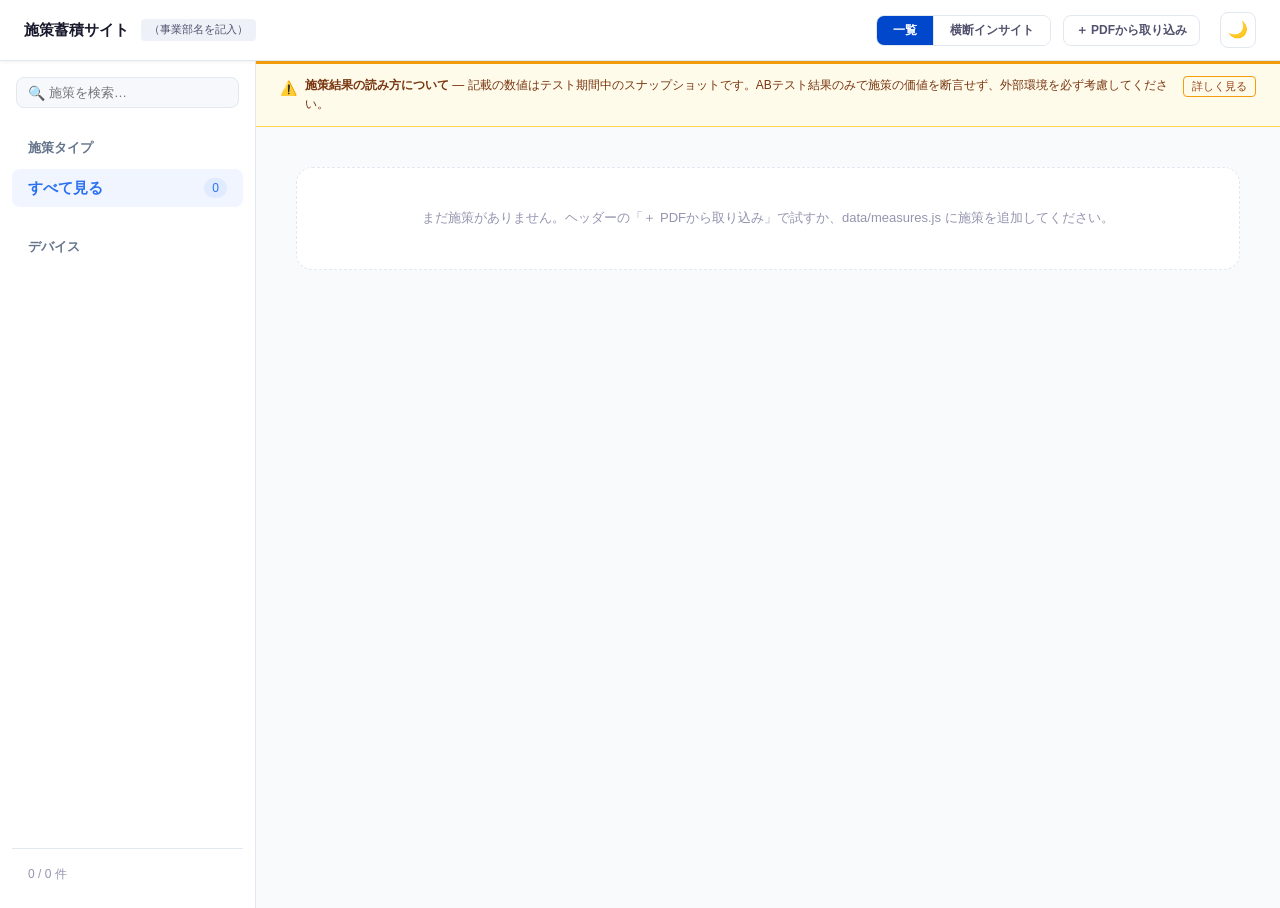
<file: index.html>
<!DOCTYPE html>
<html lang="ja">
<head>
<meta charset="UTF-8">
<meta name="viewport" content="width=device-width, initial-scale=1.0">
<title>施策蓄積サイト</title>
<link rel="stylesheet" href="assets/css/style.css">
<script>
/* 保存済みテーマを描画前に適用（チラつき防止）。未選択ならOSの設定に追従。 */
(function(){try{var t=localStorage.getItem('cta-theme');if(t==='dark'||t==='light')document.documentElement.setAttribute('data-theme',t);}catch(e){}})();
</script>
</head>
<body>

<!-- ===== HTML ===== -->
<header class="site-header">
  <span class="site-title" id="site-title">施策蓄積サイト</span>
  <span class="site-badge" id="site-badge">事業部名</span>
  <div class="view-toggle">
    <button class="view-btn active" id="btn-list" onclick="switchView('list')">一覧</button>
    <button class="view-btn" id="btn-insights" onclick="switchView('insights')">横断インサイト</button>
  </div>
  <button class="import-link" type="button" onclick="openImport()" title="検証用シートPDFをドロップして即カード化（このブラウザに一時保存）">＋ PDFから取り込み</button>
  <button class="theme-toggle" id="theme-toggle" type="button" onclick="toggleTheme()" title="ダークモードに切替" aria-label="ダークモードに切替">🌙</button>
</header>

<div class="layout">
<aside class="sidebar" id="sidebar">
  <div class="sidebar-search">
    <span class="search-icon">🔍</span>
    <input class="search-input" type="text" id="search-input" placeholder="施策を検索…" oninput="applyFilters()">
  </div>
  <div class="sidebar-group">
    <div class="sidebar-title">施策タイプ</div>
    <nav id="sidebar-types"></nav>
  </div>
  <div class="sidebar-group">
    <div class="sidebar-title">デバイス</div>
    <div class="sidebar-devices" id="device-chips"></div>
  </div>
  <div class="sidebar-footer" id="filter-count"></div>
</aside>
<div class="content">

<!-- ⚠️ この注意書きは汎用文です。事業部の事情（季節性・ターゲット層・市場要因など）に
     合わせて下の <li> を書き換えてください。 -->
<div class="disclaimer-banner" id="disclaimer-banner">
  <div class="disclaimer-summary" onclick="toggleDisclaimer()">
    <span class="disclaimer-icon">⚠️</span>
    <span class="disclaimer-short">
      <strong>施策結果の読み方について</strong> ― 記載の数値はテスト期間中のスナップショットです。ABテスト結果のみで施策の価値を断言せず、外部環境を必ず考慮してください。
    </span>
    <button class="disclaimer-toggle-btn" id="disclaimer-btn">詳しく見る</button>
  </div>
  <div class="disclaimer-detail" id="disclaimer-detail">
    <ul>
      <li><strong>① 季節性・YoY（前年同期比）</strong> — 時期により母数や流入の質が変動する。前年同期と環境が変わっていると、純粋な施策効果との分離が難しくなる。</li>
      <li><strong>② ユーザー層の変化</strong> — 対象ユーザーの属性・ニーズ・情報感度が変われば、同一施策でも結果が変わりうる。</li>
      <li><strong>③ 市場・社会動向</strong> — 景況感・季節要因・キャンペーン等の外部要因が、ユーザーの行動動機に影響する。テスト期間中に大きな変動があった場合は特に注意。</li>
      <li><strong>④ 競合・外部要因</strong> — 競合の大型施策・検索アルゴリズムの更新・流入量の変動が、流入ユーザーの質を変える可能性がある。</li>
    </ul>
    <p style="margin-top:8px;font-style:italic;">「勝ち/負け」はあくまでテスト条件下での判定。上記を踏まえたうえで、次施策の設計に活かすことが重要です。</p>
  </div>
</div>

<main class="main">
  <!-- List view -->
  <div id="view-list">
    <div class="result-section" id="section-win">
      <div class="section-head">
        <div class="section-marker win"></div>
        <span class="section-title">✅ 勝ち</span>
        <span class="section-count" id="count-win"></span>
      </div>
      <div class="cards-masonry" id="cards-win"></div>
    </div>
    <div class="result-section" id="section-draw">
      <div class="section-head">
        <div class="section-marker draw"></div>
        <span class="section-title">➖ 引き分け</span>
        <span class="section-count" id="count-draw"></span>
      </div>
      <div class="cards-masonry" id="cards-draw"></div>
    </div>
    <div class="result-section" id="section-loss">
      <div class="section-head">
        <div class="section-marker loss"></div>
        <span class="section-title">❌ 負け</span>
        <span class="section-count" id="count-loss"></span>
      </div>
      <div class="cards-masonry" id="cards-loss"></div>
    </div>
    <div id="no-results" style="display:none">
      <div class="empty-card">まだ施策がありません。ヘッダーの「＋ PDFから取り込み」で試すか、data/measures.js に施策を追加してください。</div>
    </div>
  </div>

  <!-- Insights view -->
  <div id="view-insights">
    <div class="ins-panel" style="margin-bottom:var(--sp-24)">
      <div class="ins-panel-title"><span class="ins-panel-icon">📊</span> 全体勝率</div>
      <div class="score-bar-wrap">
        <div class="score-bar" id="score-bar"></div>
        <div class="score-legend">
          <div class="score-legend-item"><div class="legend-dot" style="background:var(--win-border)"></div>勝ち</div>
          <div class="score-legend-item"><div class="legend-dot" style="background:var(--draw-border)"></div>引き分け</div>
          <div class="score-legend-item"><div class="legend-dot" style="background:var(--loss-border)"></div>負け</div>
        </div>
      </div>
      <p style="font-size:13px;color:var(--text-medium);margin-top:var(--sp-8)">判定方法: チームの採用判断基準 — 本番採用 = 勝ち、デバイス別採用・継続中 = 引き分け、未採用 = 負け（事業部で運用を決めてください）</p>
    </div>
    <div class="ins-grid">
      <div class="ins-panel">
        <div class="ins-panel-title"><span class="ins-panel-icon">💡</span> 横断パターン</div>
        <div id="pattern-list"></div>
      </div>
      <div class="ins-panel">
        <div class="ins-panel-title"><span class="ins-panel-icon">🧪</span> 仮説の外れパターン</div>
        <div id="hypo-miss-list"></div>
      </div>
    </div>

    <h2 style="font-size:15px;font-weight:700;margin-bottom:var(--sp-16);color:var(--text-high)">施策別サマリ</h2>
    <div class="ins-grid" id="all-cards-insights"></div>
  </div>
</main>

</div><!-- /.content -->
</div><!-- /.layout -->

<!-- ===== PDF取り込みオーバーレイ（サイト上で即カード化・localStorage保存） ===== -->
<div class="import-overlay" id="import-overlay" onclick="closeImportOnOverlay(event)">
  <div class="import-modal">
    <div class="import-modal-head">
      <strong>PDFから施策カードを取り込み</strong>
      <button class="modal-close" type="button" onclick="closeImport()">×</button>
    </div>
    <p class="import-note">
      検証用シートPDFをドロップすると、このブラウザに<strong>即カード化</strong>されます。
      ⚠️ これは <strong>measures.js に未保存＝他の人には共有されません</strong>（このブラウザのみ）。
      機械抽出のみの下書きで、判定（勝ち/負け）・事実/AI推論の仕分け・デザイン観点は<strong>要レビュー</strong>です。
    </p>
    <div id="site-drop" class="site-drop">
      <strong>PDFをここにドロップ</strong><br>
      <span>またはクリックして選択（.pdf）</span>
      <input type="file" id="site-file" accept="application/pdf,.pdf" hidden>
    </div>
    <div id="import-status" class="import-status"></div>
    <p class="import-foot">
      measures.js に「正」として保存し事業部の全員に共有したい場合は
      <a href="tools/import.html">取り込みツール（スニペット出力）</a> を使ってください。
    </p>
  </div>
</div>

<!-- ===== Modal ===== -->
<div class="modal-overlay" id="modal-overlay" onclick="closeModalOnOverlay(event)">
  <div class="modal" id="modal">
    <div class="modal-header">
      <div class="modal-hinfo">
        <div class="modal-badges" id="modal-badges"></div>
        <div class="modal-title" id="modal-title"></div>
        <div class="modal-id" id="modal-id"></div>
      </div>
      <button class="modal-close" onclick="closeModal()">×</button>
    </div>
    <div class="modal-body" id="modal-body"></div>
  </div>
</div>

<!-- ===== サイト設定（事業部ごと・最初にここを編集） ===== -->
<script src="data/site.js"></script>
<!-- ===== データ（施策の正: MEASURES / INSIGHTS / SCREENSHOTS） ===== -->
<script src="data/measures.js"></script>
<!-- ===== PDF取り込み用（pdf.jsローカル同梱・CDN不使用）+ 共通抽出ロジック ===== -->
<script>window.PDFJS_WORKER_SRC = "vendor/pdfjs/pdf.worker.min.js";</script>
<script src="vendor/pdfjs/pdf.min.js"></script>
<script src="assets/js/extract.js"></script>
<!-- ===== 表示ロジック（末尾で init() 実行） ===== -->
<script src="assets/js/app.js"></script>

</body>
</html>
</file>
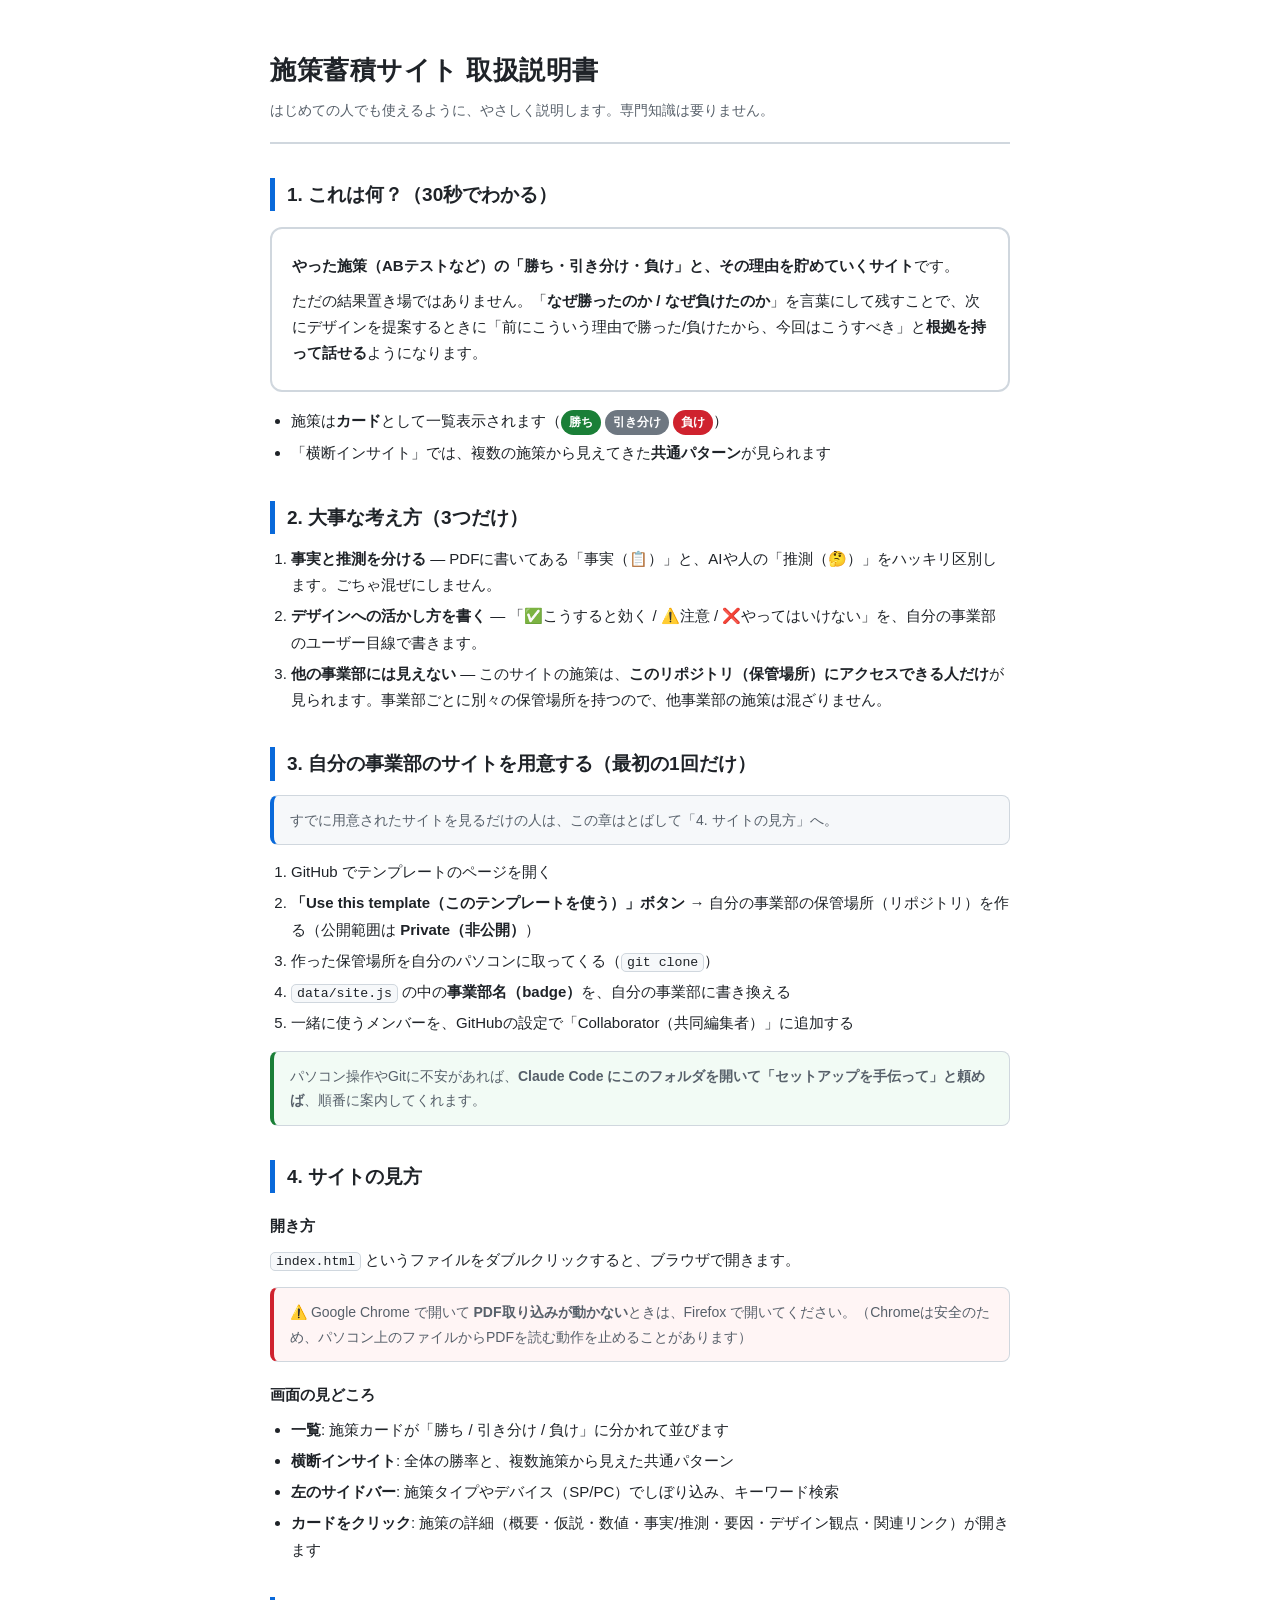
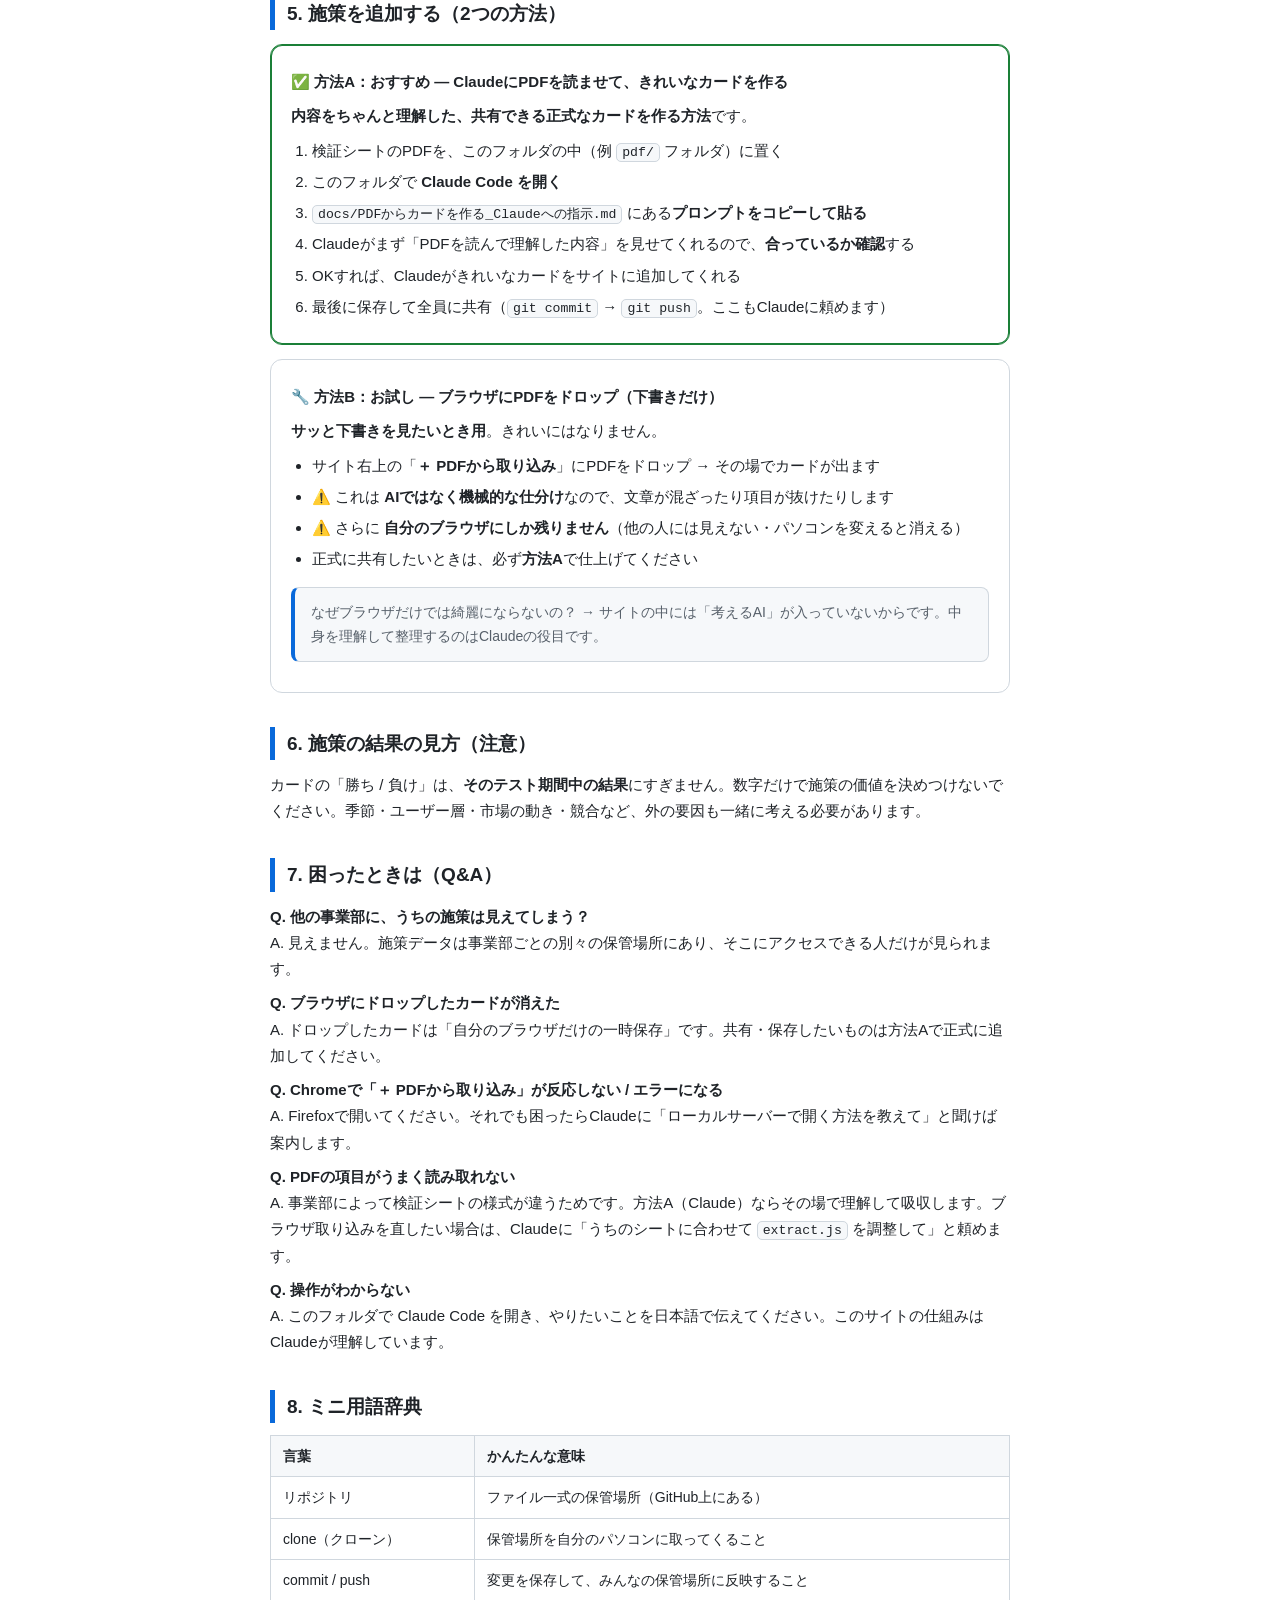
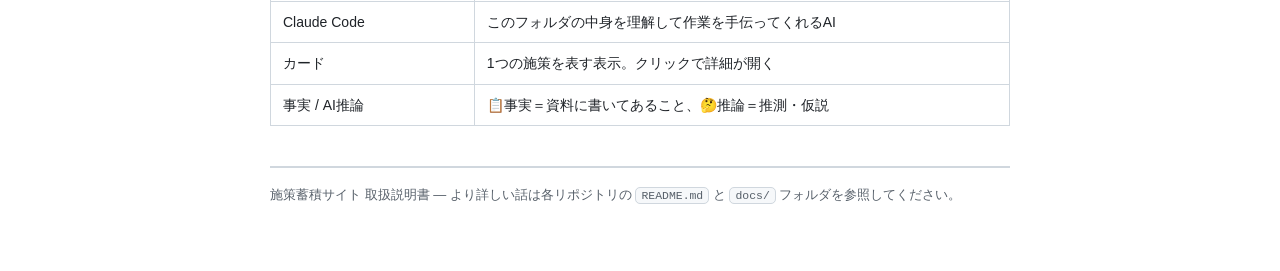
<file: docs/取扱説明書.html>
<!DOCTYPE html>
<html lang="ja">
<head>
<meta charset="UTF-8">
<meta name="viewport" content="width=device-width, initial-scale=1.0">
<title>施策蓄積サイト 取扱説明書</title>
<style>
  :root{
    --ink:#1f2328; --sub:#57606a; --line:#d0d7de; --soft:#f6f8fa;
    --green:#1a7f37; --gray:#6e7781; --red:#cf222e; --accent:#0969da;
  }
  *{box-sizing:border-box;}
  html{-webkit-print-color-adjust:exact; print-color-adjust:exact;}
  body{
    font-family:-apple-system,BlinkMacSystemFont,"Hiragino Sans","Hiragino Kaku Gothic ProN","Noto Sans JP",sans-serif;
    color:var(--ink); line-height:1.75; margin:0; background:#fff;
    font-size:15px;
  }
  .page{max-width:820px; margin:0 auto; padding:48px 40px 64px;}
  h1{font-size:26px; font-weight:800; margin:0 0 4px; letter-spacing:.5px;}
  .lead{color:var(--sub); font-size:14px; margin:0 0 28px; padding-bottom:20px; border-bottom:2px solid var(--line);}
  h2{font-size:19px; font-weight:800; margin:34px 0 12px; padding-left:12px; border-left:5px solid var(--accent);}
  h3{font-size:15px; font-weight:700; margin:20px 0 6px;}
  p{margin:8px 0;}
  ul,ol{margin:8px 0; padding-left:1.4em;}
  li{margin:5px 0;}
  strong{font-weight:700;}
  code{background:var(--soft); border:1px solid var(--line); border-radius:5px; padding:1px 5px; font-size:.88em; font-family:ui-monospace,Menlo,Consolas,monospace;}
  .callout{background:var(--soft); border:1px solid var(--line); border-left:4px solid var(--accent); border-radius:8px; padding:12px 16px; margin:14px 0; font-size:14px; color:var(--sub);}
  .warn{border-left-color:var(--red); background:#fff5f5;}
  .tip{border-left-color:var(--green); background:#f2fbf5;}
  .tldr{background:#fff; border:2px solid var(--line); border-radius:12px; padding:16px 20px; margin:16px 0;}
  table{border-collapse:collapse; width:100%; margin:12px 0; font-size:14px;}
  th,td{border:1px solid var(--line); padding:8px 12px; text-align:left; vertical-align:top;}
  th{background:var(--soft); font-weight:700;}
  .badge{display:inline-block; font-size:12px; font-weight:700; padding:2px 8px; border-radius:20px; color:#fff;}
  .b-green{background:var(--green);} .b-gray{background:var(--gray);} .b-red{background:var(--red);}
  .method{border:1px solid var(--line); border-radius:12px; padding:4px 20px 16px; margin:14px 0;}
  .method.rec{border-color:var(--green); box-shadow:0 0 0 1px var(--green) inset;}
  .method h3{display:flex; align-items:center; gap:8px;}
  .foot{margin-top:40px; padding-top:16px; border-top:2px solid var(--line); color:var(--sub); font-size:13px;}
  @page{size:A4; margin:16mm 14mm;}
  h2{break-after:avoid;} h3{break-after:avoid;}
  .method,.tldr,table,.callout{break-inside:avoid;}
</style>
</head>
<body>
<div class="page">

  <h1>施策蓄積サイト 取扱説明書</h1>
  <p class="lead">はじめての人でも使えるように、やさしく説明します。専門知識は要りません。</p>

  <h2>1. これは何？（30秒でわかる）</h2>
  <div class="tldr">
    <p><strong>やった施策（ABテストなど）の「勝ち・引き分け・負け」と、その理由を貯めていくサイト</strong>です。</p>
    <p>ただの結果置き場ではありません。「<strong>なぜ勝ったのか / なぜ負けたのか</strong>」を言葉にして残すことで、次にデザインを提案するときに「前にこういう理由で勝った/負けたから、今回はこうすべき」と<strong>根拠を持って話せる</strong>ようになります。</p>
  </div>
  <ul>
    <li>施策は<strong>カード</strong>として一覧表示されます（<span class="badge b-green">勝ち</span> <span class="badge b-gray">引き分け</span> <span class="badge b-red">負け</span>）</li>
    <li>「横断インサイト」では、複数の施策から見えてきた<strong>共通パターン</strong>が見られます</li>
  </ul>

  <h2>2. 大事な考え方（3つだけ）</h2>
  <ol>
    <li><strong>事実と推測を分ける</strong> — PDFに書いてある「事実（📋）」と、AIや人の「推測（🤔）」をハッキリ区別します。ごちゃ混ぜにしません。</li>
    <li><strong>デザインへの活かし方を書く</strong> — 「✅こうすると効く / ⚠️注意 / ❌やってはいけない」を、自分の事業部のユーザー目線で書きます。</li>
    <li><strong>他の事業部には見えない</strong> — このサイトの施策は、<strong>このリポジトリ（保管場所）にアクセスできる人だけ</strong>が見られます。事業部ごとに別々の保管場所を持つので、他事業部の施策は混ざりません。</li>
  </ol>

  <h2>3. 自分の事業部のサイトを用意する（最初の1回だけ）</h2>
  <div class="callout">すでに用意されたサイトを見るだけの人は、この章はとばして「4. サイトの見方」へ。</div>
  <ol>
    <li>GitHub でテンプレートのページを開く</li>
    <li><strong>「Use this template（このテンプレートを使う）」ボタン</strong> → 自分の事業部の保管場所（リポジトリ）を作る（公開範囲は <strong>Private（非公開）</strong>）</li>
    <li>作った保管場所を自分のパソコンに取ってくる（<code>git clone</code>）</li>
    <li><code>data/site.js</code> の中の<strong>事業部名（badge）</strong>を、自分の事業部に書き換える</li>
    <li>一緒に使うメンバーを、GitHubの設定で「Collaborator（共同編集者）」に追加する</li>
  </ol>
  <div class="callout tip">パソコン操作やGitに不安があれば、<strong>Claude Code にこのフォルダを開いて「セットアップを手伝って」と頼めば</strong>、順番に案内してくれます。</div>

  <h2>4. サイトの見方</h2>
  <h3>開き方</h3>
  <p><code>index.html</code> というファイルをダブルクリックすると、ブラウザで開きます。</p>
  <div class="callout warn">⚠️ Google Chrome で開いて <strong>PDF取り込みが動かない</strong>ときは、Firefox で開いてください。（Chromeは安全のため、パソコン上のファイルからPDFを読む動作を止めることがあります）</div>
  <h3>画面の見どころ</h3>
  <ul>
    <li><strong>一覧</strong>: 施策カードが「勝ち / 引き分け / 負け」に分かれて並びます</li>
    <li><strong>横断インサイト</strong>: 全体の勝率と、複数施策から見えた共通パターン</li>
    <li><strong>左のサイドバー</strong>: 施策タイプやデバイス（SP/PC）でしぼり込み、キーワード検索</li>
    <li><strong>カードをクリック</strong>: 施策の詳細（概要・仮説・数値・事実/推測・要因・デザイン観点・関連リンク）が開きます</li>
  </ul>

  <h2>5. 施策を追加する（2つの方法）</h2>

  <div class="method rec">
    <h3>✅ 方法A：おすすめ — ClaudeにPDFを読ませて、きれいなカードを作る</h3>
    <p><strong>内容をちゃんと理解した、共有できる正式なカードを作る方法</strong>です。</p>
    <ol>
      <li>検証シートのPDFを、このフォルダの中（例 <code>pdf/</code> フォルダ）に置く</li>
      <li>このフォルダで <strong>Claude Code を開く</strong></li>
      <li><code>docs/PDFからカードを作る_Claudeへの指示.md</code> にある<strong>プロンプトをコピーして貼る</strong></li>
      <li>Claudeがまず「PDFを読んで理解した内容」を見せてくれるので、<strong>合っているか確認</strong>する</li>
      <li>OKすれば、Claudeがきれいなカードをサイトに追加してくれる</li>
      <li>最後に保存して全員に共有（<code>git commit</code> → <code>git push</code>。ここもClaudeに頼めます）</li>
    </ol>
  </div>

  <div class="method">
    <h3>🔧 方法B：お試し — ブラウザにPDFをドロップ（下書きだけ）</h3>
    <p><strong>サッと下書きを見たいとき用</strong>。きれいにはなりません。</p>
    <ul>
      <li>サイト右上の「<strong>＋ PDFから取り込み</strong>」にPDFをドロップ → その場でカードが出ます</li>
      <li>⚠️ これは <strong>AIではなく機械的な仕分け</strong>なので、文章が混ざったり項目が抜けたりします</li>
      <li>⚠️ さらに <strong>自分のブラウザにしか残りません</strong>（他の人には見えない・パソコンを変えると消える）</li>
      <li>正式に共有したいときは、必ず<strong>方法A</strong>で仕上げてください</li>
    </ul>
    <div class="callout">なぜブラウザだけでは綺麗にならないの？ → サイトの中には「考えるAI」が入っていないからです。中身を理解して整理するのはClaudeの役目です。</div>
  </div>

  <h2>6. 施策の結果の見方（注意）</h2>
  <p>カードの「勝ち / 負け」は、<strong>そのテスト期間中の結果</strong>にすぎません。数字だけで施策の価値を決めつけないでください。季節・ユーザー層・市場の動き・競合など、外の要因も一緒に考える必要があります。</p>

  <h2>7. 困ったときは（Q&amp;A）</h2>
  <p><strong>Q. 他の事業部に、うちの施策は見えてしまう？</strong><br>
  A. 見えません。施策データは事業部ごとの別々の保管場所にあり、そこにアクセスできる人だけが見られます。</p>
  <p><strong>Q. ブラウザにドロップしたカードが消えた</strong><br>
  A. ドロップしたカードは「自分のブラウザだけの一時保存」です。共有・保存したいものは方法Aで正式に追加してください。</p>
  <p><strong>Q. Chromeで「＋ PDFから取り込み」が反応しない / エラーになる</strong><br>
  A. Firefoxで開いてください。それでも困ったらClaudeに「ローカルサーバーで開く方法を教えて」と聞けば案内します。</p>
  <p><strong>Q. PDFの項目がうまく読み取れない</strong><br>
  A. 事業部によって検証シートの様式が違うためです。方法A（Claude）ならその場で理解して吸収します。ブラウザ取り込みを直したい場合は、Claudeに「うちのシートに合わせて <code>extract.js</code> を調整して」と頼めます。</p>
  <p><strong>Q. 操作がわからない</strong><br>
  A. このフォルダで Claude Code を開き、やりたいことを日本語で伝えてください。このサイトの仕組みはClaudeが理解しています。</p>

  <h2>8. ミニ用語辞典</h2>
  <table>
    <tr><th>言葉</th><th>かんたんな意味</th></tr>
    <tr><td>リポジトリ</td><td>ファイル一式の保管場所（GitHub上にある）</td></tr>
    <tr><td>clone（クローン）</td><td>保管場所を自分のパソコンに取ってくること</td></tr>
    <tr><td>commit / push</td><td>変更を保存して、みんなの保管場所に反映すること</td></tr>
    <tr><td>Claude Code</td><td>このフォルダの中身を理解して作業を手伝ってくれるAI</td></tr>
    <tr><td>カード</td><td>1つの施策を表す表示。クリックで詳細が開く</td></tr>
    <tr><td>事実 / AI推論</td><td>📋事実＝資料に書いてあること、🤔推論＝推測・仮説</td></tr>
  </table>

  <div class="foot">施策蓄積サイト 取扱説明書 — より詳しい話は各リポジトリの <code>README.md</code> と <code>docs/</code> フォルダを参照してください。</div>

</div>
</body>
</html>
</file>
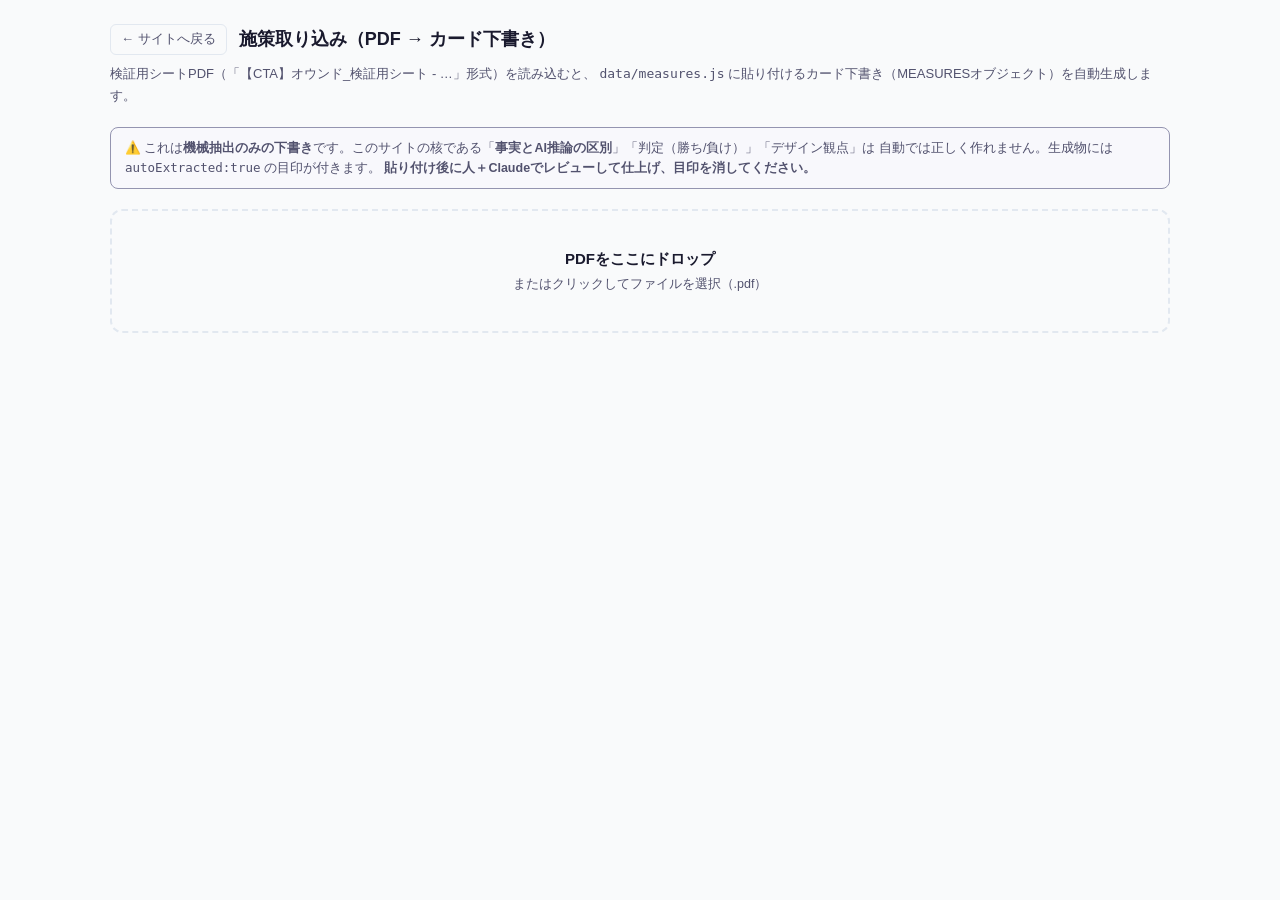
<file: tools/import.html>
<!DOCTYPE html>
<html lang="ja">
<head>
<meta charset="UTF-8">
<meta name="viewport" content="width=device-width, initial-scale=1.0">
<title>施策取り込み（PDF→カード下書き） — CTA</title>
<script>
(function(){try{var t=localStorage.getItem('cta-theme');if(t==='dark'||t==='light')document.documentElement.setAttribute('data-theme',t);}catch(e){}})();
</script>
<link rel="stylesheet" href="../assets/css/style.css">
<style>
  .imp-wrap { max-width: 1100px; margin: 0 auto; padding: 24px 20px 60px; }
  .imp-head { display:flex; align-items:center; gap:12px; margin-bottom:8px; }
  .imp-head h1 { font-size:18px; font-weight:700; color:var(--text-high); margin:0; }
  .back-link { font-size:13px; color:var(--text-medium); text-decoration:none; border:1px solid var(--border-low); padding:4px 10px; border-radius:6px; }
  .lead { font-size:13px; color:var(--text-medium); line-height:1.7; margin:4px 0 20px; }
  .warn-note { background:var(--draw-bg,#fff8e6); border:1px solid var(--draw-border,#e0b400); border-radius:8px; padding:10px 14px; font-size:12.5px; color:var(--text-medium); line-height:1.6; margin-bottom:20px; }
  #drop { border:2px dashed var(--border-low); border-radius:12px; padding:36px 20px; text-align:center; cursor:pointer; color:var(--text-medium); transition:.15s; background:var(--bg-card,transparent); }
  #drop.over { border-color:var(--win-border,#2a9d5c); background:var(--win-bg,#eefaf1); }
  #drop strong { color:var(--text-high); font-size:15px; }
  .status { margin:14px 0; font-size:13px; min-height:20px; line-height:1.6; }
  .status.ok { color:var(--win-border,#2a9d5c); }
  .status.err { color:var(--loss-border,#c0392b); }
  #result-area { display:none; margin-top:20px; }
  .cols { display:grid; grid-template-columns: 1fr 1fr; gap:24px; align-items:start; }
  @media (max-width:840px){ .cols { grid-template-columns:1fr; } }
  .col h3 { font-size:14px; font-weight:700; color:var(--text-high); margin:0 0 12px; }
  .detail { margin-top:16px; }
  .detail-sec { margin-bottom:14px; }
  .detail-sec h4 { font-size:12px; font-weight:700; color:var(--text-medium); margin:0 0 4px; }
  .detail-sec p { font-size:13px; color:var(--text-high); margin:0; line-height:1.6; }
  .detail .blk-list { margin:0; padding-left:18px; }
  .detail .blk-list li { font-size:12.5px; color:var(--text-high); line-height:1.6; margin-bottom:3px; }
  .muted { font-size:12px; color:var(--text-low,#999); margin:0; }
  #snippet { width:100%; height:420px; font-family:ui-monospace,Menlo,Consolas,monospace; font-size:12px; line-height:1.5; padding:12px; border:1px solid var(--border-low); border-radius:8px; background:var(--bg-card,#fafafa); color:var(--text-high); resize:vertical; box-sizing:border-box; }
  .btn { font-size:13px; font-weight:600; padding:7px 14px; border-radius:7px; border:1px solid var(--border-low); background:transparent; color:var(--text-high); cursor:pointer; }
  .btn.primary { background:var(--win-border,#2a9d5c); color:#fff; border-color:transparent; }
  .warnings { background:var(--loss-bg,#fdecea); border:1px solid var(--loss-border,#c0392b); border-radius:8px; padding:10px 14px 10px 30px; margin:0 0 14px; }
  .warnings li { font-size:12.5px; color:var(--text-high); line-height:1.6; margin-bottom:4px; }
  .steps { font-size:12.5px; color:var(--text-medium); line-height:1.8; margin-top:10px; padding-left:18px; }
</style>
</head>
<body>
<div class="imp-wrap">
  <div class="imp-head">
    <a class="back-link" href="../index.html">← サイトへ戻る</a>
    <h1>施策取り込み（PDF → カード下書き）</h1>
  </div>
  <p class="lead">
    検証用シートPDF（「【CTA】オウンド_検証用シート - …」形式）を読み込むと、
    <code>data/measures.js</code> に貼り付けるカード下書き（MEASURESオブジェクト）を自動生成します。
  </p>
  <div class="warn-note">
    ⚠️ これは<strong>機械抽出のみの下書き</strong>です。このサイトの核である「<strong>事実とAI推論の区別</strong>」「判定（勝ち/負け）」「デザイン観点」は
    自動では正しく作れません。生成物には <code>autoExtracted:true</code> の目印が付きます。
    <strong>貼り付け後に人＋Claudeでレビューして仕上げ、目印を消してください。</strong>
  </div>

  <div id="drop">
    <strong>PDFをここにドロップ</strong><br>
    <span style="font-size:12.5px">またはクリックしてファイルを選択（.pdf）</span>
    <input type="file" id="file-input" accept="application/pdf,.pdf" hidden>
  </div>

  <div id="status" class="status"></div>

  <div id="result-area">
    <ul class="warnings" id="warnings"></ul>
    <div class="cols">
      <div class="col">
        <h3>プレビュー（抽出内容の確認）</h3>
        <div id="preview"></div>
      </div>
      <div class="col">
        <h3>measures.js 貼り付け用スニペット</h3>
        <button class="btn primary" id="copy-btn" style="margin-bottom:10px">📋 コピー</button>
        <textarea id="snippet" spellcheck="false" readonly></textarea>
        <ol class="steps">
          <li><code>data/measures.js</code> を開く</li>
          <li><code>MEASURES</code> 配列の末尾（最後の <code>}</code> の後）に <code>,</code> を付けて貼り付け</li>
          <li>ブラウザで <code>index.html</code> を開き、カードが出るか確認</li>
          <li><strong>Claudeにレビュー依頼</strong>して事実/推論・判定・デザイン観点を仕上げ、<code>autoExtracted</code> 行を削除</li>
        </ol>
      </div>
    </div>
  </div>
</div>

<!-- pdf.js（ローカル同梱・CDN不使用）+ 共通抽出ロジック -->
<script>window.PDFJS_WORKER_SRC = "../vendor/pdfjs/pdf.worker.min.js";</script>
<script src="../data/site.js"></script>
<script src="../vendor/pdfjs/pdf.min.js"></script>
<script src="../assets/js/extract.js"></script>
<!-- 取り込みツールUI -->
<script src="import.js"></script>
</body>
</html>
</file>
<file: assets/css/style.css>
/* ===== CT Design System Tokens ===== */
:root {
  --surface-primary:     #FFFFFF;
  --surface-secondary:   #F6F8FC;
  --surface-tertiary:    #EEF1F7;
  --surface-primary-high:#E8EEFB;
  --surface-accent:      #FFF4EE;
  --surface-success:     #F0FFF4;
  --surface-attention:   #FFF4F4;

  --text-high:    #1A1A2E;
  --text-medium:  #52526E;
  --text-low:     #9494B0;
  --text-white:   #FFFFFF;
  --text-primary: #0047CC;
  --text-accent:  #D45A00;
  --text-caution: #C53030;
  --text-success: #276749;

  --border-low:  #E2E8F0;
  --border-high: #B8C3D8;

  --brand-primary: #0047CC;

  /* --- 従来ハードコードだった色をトークン化（light値は従来と同一・ダークで上書き） --- */
  --surface-page:        #F9FAFB;   /* body背景 */
  --sidebar-title:       #64748B;
  --sidebar-item:        #3D4B5F;
  --sidebar-on-bg:       #F0F5FF;
  --sidebar-on-text:     #2B70EF;
  --sidebar-count-on-bg: #E0EBFF;

  --radius-4:  4px;
  --radius-8:  8px;
  --radius-16: 16px;
  --radius-24: 24px;

  --sp-4:  4px;  --sp-8:  8px;  --sp-12: 12px; --sp-16: 16px;
  --sp-20: 20px; --sp-24: 24px; --sp-32: 32px; --sp-40: 40px;
  --sp-48: 48px; --sp-64: 64px;

  --win-bg:     #F0FFF4; --win-border:  #276749; --win-text:  #276749;
  --draw-bg:    #F8F8FC; --draw-border: #9494B0; --draw-text: #52526E;
  --loss-bg:    #FFF5F5; --loss-border: #C53030; --loss-text: #C53030;
}

* { box-sizing: border-box; margin: 0; padding: 0; }

body {
  font-family: Inter, -apple-system, BlinkMacSystemFont, 'Hiragino Sans', 'Hiragino Kaku Gothic ProN', 'Noto Sans JP', sans-serif;
  background: var(--surface-page);
  color: var(--text-high);
  line-height: 1.6;
  font-size: 15px;
}

/* ===== Header ===== */
.site-header {
  background: var(--surface-primary);
  border-bottom: 1px solid var(--border-low);
  padding: var(--sp-12) var(--sp-24);
  display: flex;
  align-items: center;
  gap: var(--sp-12);
  position: sticky;
  top: 0;
  z-index: 100;
  box-shadow: 0 1px 4px rgba(0,0,0,.06);
}
.site-title { font-size: 15px; font-weight: 700; }
.site-badge {
  font-size: 11px; color: var(--text-medium);
  background: var(--surface-tertiary); padding: 2px 8px;
  border-radius: var(--radius-4);
}
.view-toggle {
  margin-left: auto; display: flex;
  border: 1px solid var(--border-low);
  border-radius: var(--radius-8); overflow: hidden;
}
.view-btn {
  padding: 6px 16px; font-size: 12px; font-weight: 600;
  color: var(--text-medium); background: var(--surface-primary);
  border: none; cursor: pointer; transition: all .15s;
}
.view-btn + .view-btn { border-left: 1px solid var(--border-low); }
.view-btn:hover { background: var(--surface-secondary); }
.view-btn.active { background: var(--brand-primary); color: var(--text-white); }
.import-link {
  font-size: 12px; font-weight: 600; color: var(--text-medium);
  text-decoration: none; padding: 6px 12px; font-family: inherit; cursor: pointer;
  background: var(--surface-primary);
  border: 1px solid var(--border-low); border-radius: var(--radius-8);
  transition: all .15s; white-space: nowrap;
}
.import-link:hover { background: var(--surface-secondary); border-color: var(--border-high); color: var(--text-high); }

/* ===== PDF取り込みオーバーレイ ===== */
.import-overlay {
  display: none; position: fixed; inset: 0; z-index: 200;
  background: rgba(0,0,0,.45); align-items: flex-start; justify-content: center;
  padding: 8vh 16px;
}
.import-overlay.open { display: flex; }
.import-modal {
  background: var(--surface-primary); border-radius: var(--radius-8);
  max-width: 560px; width: 100%; padding: var(--sp-24);
  box-shadow: 0 12px 40px rgba(0,0,0,.25);
}
.import-modal-head { display: flex; align-items: center; justify-content: space-between; margin-bottom: var(--sp-12); }
.import-modal-head strong { font-size: 15px; color: var(--text-high); }
.import-note { font-size: 12.5px; color: var(--text-medium); line-height: 1.7; margin: 0 0 var(--sp-16); }
.site-drop {
  border: 2px dashed var(--border-low); border-radius: var(--radius-8);
  padding: 32px 16px; text-align: center; cursor: pointer; color: var(--text-medium);
  transition: .15s;
}
.site-drop.over { border-color: var(--win-border); background: var(--win-bg); }
.site-drop strong { color: var(--text-high); font-size: 14px; }
.site-drop span { font-size: 12px; }
.import-status { min-height: 20px; font-size: 12.5px; line-height: 1.6; margin-top: var(--sp-12); }
.import-status.ok { color: var(--win-border); }
.import-status.err { color: var(--loss-border); }
.import-foot { font-size: 11.5px; color: var(--text-medium); margin: var(--sp-16) 0 0; }

/* ===== 取り込み(未保存)カードの目印 ===== */
.local-tag {
  font-size: 10px; font-weight: 700; color: #fff; background: #d08700;
  padding: 1px 6px; border-radius: 4px; white-space: nowrap;
}
.card-wrap { position: relative; }
.local-del {
  position: absolute; top: 6px; right: 6px; z-index: 3;
  width: 22px; height: 22px; border-radius: 50%; border: none;
  background: rgba(0,0,0,.55); color: #fff; font-size: 13px; line-height: 1; cursor: pointer;
}
.local-del:hover { background: var(--loss-border); }
.local-banner {
  background: #fff6e5; border: 1px solid #e6b400; border-radius: 8px;
  padding: 10px 12px; margin-bottom: var(--sp-16); font-size: 12.5px; line-height: 1.6; color: #6b4e00;
}
:root[data-theme="dark"] .local-banner { background: #3a2f10; color: #f0d78a; border-color: #7a6410; }
.local-banner .lb-actions { margin-top: 8px; display: flex; gap: 8px; flex-wrap: wrap; }
.local-banner button {
  font-size: 12px; font-weight: 600; padding: 5px 10px; border-radius: 6px; cursor: pointer;
  border: 1px solid var(--border-low); background: var(--surface-primary); color: var(--text-high);
}
.local-banner button.danger { border-color: var(--loss-border); color: var(--loss-border); }

/* ===== Filter bar ===== */
.filter-bar {
  background: var(--surface-primary);
  border-bottom: 1px solid var(--border-low);
  padding: var(--sp-12) var(--sp-24);
  display: flex; flex-wrap: wrap; gap: var(--sp-12); align-items: center;
}
.search-wrap { position: relative; }
.search-icon {
  position: absolute; left: 10px; top: 50%; transform: translateY(-50%);
  color: var(--text-low); pointer-events: none; font-size: 14px;
}
.search-input {
  padding: 7px 12px 7px 32px;
  border: 1px solid var(--border-low); border-radius: var(--radius-8);
  font-size: 13px; color: var(--text-high);
  background: var(--surface-secondary);
  outline: none; width: 240px; transition: border-color .15s;
}
.search-input:focus { border-color: var(--brand-primary); background: var(--surface-primary); }
.filter-group { display: flex; align-items: center; gap: var(--sp-8); flex-wrap: wrap; }
.filter-label { font-size: 11px; color: var(--text-low); white-space: nowrap; }
.chip {
  padding: 4px 12px; border: 1px solid var(--border-low);
  border-radius: var(--radius-24); font-size: 12px; color: var(--text-medium);
  background: var(--surface-primary); cursor: pointer;
  transition: all .15s; user-select: none;
}
.chip:hover { border-color: var(--brand-primary); color: var(--brand-primary); }
.chip.on {
  background: var(--surface-primary-high);
  border-color: var(--brand-primary); color: var(--brand-primary); font-weight: 600;
}
.filter-count {
  font-size: 11px; color: var(--text-low); margin-left: auto;
}

/* ===== Main ===== */
/* ===== Layout（サイドバー＋コンテンツ / melta UI準拠） ===== */
.layout { display: flex; align-items: flex-start; }
.content { flex: 1; min-width: 0; }
.sidebar {
  width: 256px; flex-shrink: 0;
  position: sticky; top: 53px;
  height: calc(100vh - 53px); overflow-y: auto;
  padding: var(--sp-16) var(--sp-12) var(--sp-24);
  background: var(--surface-primary);
  border-right: 1px solid var(--border-low);
  display: flex; flex-direction: column; gap: var(--sp-24);
}
.sidebar-search { position: relative; padding: 0 var(--sp-4); }
.sidebar-search .search-icon { left: 16px; }
.sidebar-search .search-input { width: 100%; }
.sidebar-group { display: flex; flex-direction: column; gap: 2px; }
.sidebar-title {
  font-size: 13px; font-weight: 600; color: var(--sidebar-title);
  padding: 6px var(--sp-16); margin-bottom: 2px;
}
.sidebar-item {
  display: flex; align-items: center; justify-content: space-between; gap: var(--sp-8);
  width: 100%; text-align: left;
  padding: 8px var(--sp-16); border: none; border-radius: var(--radius-8);
  background: transparent; cursor: pointer;
  font-size: 15px; font-weight: 500; color: var(--sidebar-item); line-height: 1.5;
  transition: background .12s;
}
.sidebar-item:hover { background: var(--surface-secondary); }
.sidebar-item.on {
  background: var(--sidebar-on-bg); color: var(--sidebar-on-text); font-weight: 600;
}
.sidebar-count {
  font-size: 12px; color: var(--text-low); font-weight: 400;
  background: var(--surface-tertiary); padding: 1px 8px; border-radius: var(--radius-24);
  flex-shrink: 0;
}
.sidebar-item.on .sidebar-count { color: var(--sidebar-on-text); background: var(--sidebar-count-on-bg); }
.sidebar-devices { display: flex; gap: var(--sp-8); padding: 4px var(--sp-16); }
.sidebar-footer {
  margin-top: auto;
  padding: var(--sp-16) var(--sp-16) 0;
  border-top: 1px solid var(--border-low);
  font-size: 12px; color: var(--text-low);
}

.main { max-width: 1200px; margin: 0 auto; padding: var(--sp-40) var(--sp-40) var(--sp-64); }

/* ===== Result section ===== */
.result-section { margin-bottom: var(--sp-64); }
.result-section.hidden { display: none; }
.section-head {
  display: flex; align-items: center; gap: var(--sp-12);
  margin-bottom: var(--sp-16);
}
.section-marker {
  width: 4px; height: 24px; border-radius: 2px;
}
.section-marker.win  { background: var(--win-border); }
.section-marker.draw { background: var(--draw-border); }
.section-marker.loss { background: var(--loss-border); }
.section-title { font-size: 20px; font-weight: 700; }
.section-count {
  font-size: 11px; color: var(--text-low);
  background: var(--surface-tertiary); padding: 2px 8px; border-radius: var(--radius-4);
}

/* ===== Masonry ===== */
.cards-masonry {
  columns: 3 280px; column-gap: var(--sp-20);
}
.card-wrap { break-inside: avoid; margin-bottom: var(--sp-20); }

/* ===== Card（Pinterest風・画像ファースト） ===== */
.card {
  background: var(--surface-primary);
  border: 1px solid var(--border-low); border-radius: var(--radius-16);
  padding: 0; cursor: pointer; overflow: hidden;
  transition: box-shadow .15s, transform .15s;
}
.card:hover {
  box-shadow: 0 4px 20px rgba(0,71,204,.1);
  transform: translateY(-2px);
}
.card-thumb {
  position: relative;
  background: var(--surface-secondary);
  border-bottom: 1px solid var(--border-low);
}
.card-thumb img {
  display: block; width: 100%; height: auto;
}
.thumb-label {
  position: absolute; top: 8px; left: 8px;
  font-size: 10px; font-weight: 700;
  background: rgba(255,255,255,.92); color: var(--text-medium);
  padding: 3px 8px; border-radius: var(--radius-4);
  border: 1px solid var(--border-low);
}
.card-body { padding: var(--sp-20) var(--sp-20) var(--sp-24); }
.card-period {
  font-size: 12px; color: var(--text-low);
  margin-bottom: var(--sp-12);
}
.card-top {
  display: flex; align-items: center; gap: var(--sp-8);
  flex-wrap: wrap; margin-bottom: var(--sp-12);
}
.result-badge {
  display: inline-flex; align-items: center; gap: 4px;
  padding: 3px 10px; border-radius: var(--radius-24);
  font-size: 11px; font-weight: 700;
}
.result-badge.win  { background: var(--win-bg);  color: var(--win-text);  border: 1px solid var(--win-border);  }
.result-badge.draw { background: var(--draw-bg); color: var(--draw-text); border: 1px solid var(--draw-border); }
.result-badge.loss { background: var(--loss-bg); color: var(--loss-text); border: 1px solid var(--loss-border); }
.type-tag {
  font-size: 11px; color: var(--text-medium);
  background: var(--surface-tertiary); padding: 3px 8px; border-radius: var(--radius-4);
}
.card-id { margin-left: auto; font-size: 10px; color: var(--text-low); font-family: monospace; }
.card-title { font-size: 15px; font-weight: 700; color: var(--text-high); margin-bottom: var(--sp-12); line-height: 1.5; }
.factor-block {
  border-left: 3px solid var(--brand-primary);
  padding-left: var(--sp-12); margin-bottom: var(--sp-16);
}
.factor-label { font-size: 10px; font-weight: 700; color: var(--text-primary); text-transform: uppercase; letter-spacing: .5px; margin-bottom: 4px; }
.factor-text { font-size: 12px; color: var(--text-medium); line-height: 1.5; }
.card-meta {
  display: flex; gap: var(--sp-16); flex-wrap: wrap;
  padding-top: var(--sp-12); border-top: 1px solid var(--border-low);
}
.meta-item { display: flex; flex-direction: column; gap: 2px; }
.meta-lbl { font-size: 11px; color: var(--text-low); }
.meta-val { font-size: 14px; font-weight: 700; color: var(--text-medium); }
.meta-val.up   { color: var(--win-text); }
.meta-val.down { color: var(--loss-text); }

/* ===== Empty state ===== */
.empty-card {
  background: var(--surface-primary); border: 1px dashed var(--border-low);
  border-radius: var(--radius-16); padding: var(--sp-40);
  text-align: center; color: var(--text-low); font-size: 13px;
}

/* ===== Modal ===== */
.modal-overlay {
  position: fixed; inset: 0; background: rgba(0,0,0,.45);
  z-index: 200; display: flex; align-items: center; justify-content: center;
  padding: var(--sp-24); opacity: 0; pointer-events: none; transition: opacity .2s;
}
.modal-overlay.open { opacity: 1; pointer-events: all; }
.modal {
  background: var(--surface-primary); border-radius: var(--radius-24);
  max-width: 700px; width: 100%; max-height: 90vh; overflow-y: auto;
  transform: translateY(24px); transition: transform .2s;
}
.modal-overlay.open .modal { transform: translateY(0); }
.modal-header {
  padding: var(--sp-24); border-bottom: 1px solid var(--border-low);
  display: flex; align-items: flex-start; gap: var(--sp-16);
  position: sticky; top: 0; background: var(--surface-primary);
  border-radius: var(--radius-24) var(--radius-24) 0 0; z-index: 1;
}
.modal-hinfo { flex: 1; }
.modal-badges { display: flex; gap: var(--sp-8); margin-bottom: var(--sp-8); flex-wrap: wrap; align-items: center; }
.modal-title { font-size: 18px; font-weight: 700; }
.modal-id { font-size: 12px; color: var(--text-low); font-family: monospace; margin-top: 4px; }
.modal-close {
  width: 32px; height: 32px; border-radius: 50%;
  border: 1px solid var(--border-low); background: var(--surface-primary);
  cursor: pointer; display: flex; align-items: center; justify-content: center;
  font-size: 20px; color: var(--text-medium); flex-shrink: 0;
  transition: background .15s; line-height: 1;
}
.modal-close:hover { background: var(--surface-secondary); }
.modal-body { padding: var(--sp-24); }
.modal-sec { margin-bottom: var(--sp-28); }
.modal-sec-title {
  font-size: 12px; font-weight: 700; color: var(--text-primary);
  text-transform: uppercase; letter-spacing: .5px;
  margin-bottom: var(--sp-12);
  display: flex; align-items: center; gap: var(--sp-8);
}
.modal-sec-title::before {
  content: ''; display: block; width: 3px; height: 12px;
  background: var(--brand-primary); border-radius: 2px;
}

/* Fact / Hypothesis blocks */
.fact-blk {
  background: var(--surface-secondary); border: 1px solid var(--border-low);
  border-radius: var(--radius-8); padding: var(--sp-12) var(--sp-16);
  margin-bottom: var(--sp-8);
}
.hypo-blk {
  background: var(--surface-accent); border: 1px dashed var(--text-accent);
  border-radius: var(--radius-8); padding: var(--sp-12) var(--sp-16);
  margin-bottom: var(--sp-8); position: relative;
}
.blk-label {
  font-size: 10px; font-weight: 700; text-transform: uppercase;
  letter-spacing: .5px; margin-bottom: 6px;
}
.fact-blk .blk-label { color: var(--text-primary); }
.hypo-blk .blk-label { color: var(--text-accent); }
.blk-content { font-size: 13px; color: var(--text-medium); line-height: 1.6; }
.blk-list {
  margin: 0; padding-left: 1.3em;
  font-size: 13px; color: var(--text-medium); line-height: 1.6;
}
.blk-list li { margin-bottom: 6px; }
.blk-list li:last-child { margin-bottom: 0; }

/* 長文・長いURLが枠外へ見切れないよう必ず折り返す */
.blk-content, .blk-list li, .ins-text, .card-title, .di-modal-text, .card-period {
  overflow-wrap: anywhere; word-break: break-word;
}
/* 関連リンク欄（Asana/Figma/Optimizely等）*/
.link-list li { word-break: break-all; }
.link-list a { color: var(--text-primary); text-decoration: underline; }
.link-list a:hover { opacity: .8; }

/* Metrics row */
.metrics-row { display: flex; gap: var(--sp-12); flex-wrap: wrap; }
.metric-pill {
  background: var(--surface-secondary); border: 1px solid var(--border-low);
  border-radius: var(--radius-8); padding: var(--sp-12) var(--sp-16); flex: 1; min-width: 100px;
}
.metric-lbl { font-size: 10px; color: var(--text-low); margin-bottom: 4px; }
.metric-val { font-size: 18px; font-weight: 700; color: var(--text-high); }
.metric-sub { font-size: 11px; color: var(--text-medium); margin-top: 2px; }

/* Insight list */
.insight-items { display: flex; flex-direction: column; gap: var(--sp-8); }
.insight-row { display: flex; gap: var(--sp-12); align-items: flex-start; }
.ins-dot {
  width: 20px; height: 20px; border-radius: 50%; flex-shrink: 0;
  display: flex; align-items: center; justify-content: center;
  font-size: 10px; font-weight: 700; margin-top: 2px;
}
.ins-dot.pos { background: var(--win-bg); color: var(--win-text); }
.ins-dot.neg { background: var(--loss-bg); color: var(--loss-text); }
.ins-dot.neu { background: var(--surface-tertiary); color: var(--text-medium); }
.ins-text { font-size: 13px; color: var(--text-medium); line-height: 1.5; }

/* Tags row */
.next-actions { display: flex; flex-direction: column; gap: var(--sp-8); }
.action-item {
  display: flex; gap: var(--sp-8); align-items: flex-start;
  padding: var(--sp-8) var(--sp-12); background: var(--surface-primary-high);
  border-radius: var(--radius-8); font-size: 13px; color: var(--text-medium);
}
.action-arrow { color: var(--brand-primary); font-weight: 700; flex-shrink: 0; }

/* ===== Insights view ===== */
#view-insights { display: none; }
#view-insights.active { display: block; }
#view-list.hidden { display: none; }

.ins-grid {
  display: grid;
  grid-template-columns: repeat(auto-fill, minmax(320px, 1fr));
  gap: var(--sp-24);
  margin-bottom: var(--sp-32);
}
.ins-panel {
  background: var(--surface-primary); border: 1px solid var(--border-low);
  border-radius: var(--radius-16); padding: var(--sp-24);
}
.ins-panel-title {
  font-size: 14px; font-weight: 700; margin-bottom: var(--sp-16);
  display: flex; align-items: center; gap: var(--sp-8);
}
.ins-panel-icon { font-size: 18px; }
.pattern-row {
  padding: var(--sp-12) 0; border-bottom: 1px solid var(--border-low);
  display: flex; gap: var(--sp-12); align-items: flex-start;
}
.pattern-row:last-child { border-bottom: none; padding-bottom: 0; }
.pattern-ico { font-size: 16px; flex-shrink: 0; margin-top: 2px; }
.pattern-body {}
.pattern-txt { font-size: 13px; color: var(--text-medium); line-height: 1.5; }
.pattern-src { font-size: 11px; color: var(--text-low); margin-top: 3px; }

.score-bar-wrap { margin: var(--sp-16) 0; }
.score-bar {
  display: flex; border-radius: var(--radius-8); overflow: hidden;
  height: 28px; background: var(--surface-tertiary);
}
.score-seg {
  display: flex; align-items: center; justify-content: center;
  font-size: 11px; font-weight: 700; color: white; transition: width .4s;
}
.score-seg.win  { background: var(--win-border); }
.score-seg.draw { background: var(--draw-border); }
.score-seg.loss { background: var(--loss-border); }
.score-legend {
  display: flex; gap: var(--sp-16); margin-top: var(--sp-8);
}
.score-legend-item { display: flex; align-items: center; gap: 6px; font-size: 12px; color: var(--text-medium); }
.legend-dot { width: 10px; height: 10px; border-radius: 50%; }

/* ===== Design Insights ===== */
:root {
  --design-bg:     #F5F0FF;
  --design-border: #9B72E8;
  --design-text:   #6B3AC9;
  --di-good-bg:    #F0FFF4; --di-good-text: #276749; --di-good-border: #9AE6B4;
  --di-caution-bg: #FFFBEB; --di-caution-text: #B45309; --di-caution-border: #FCD34D;
  --di-bad-bg:     #FFF5F5; --di-bad-text: #C53030; --di-bad-border: #FCA5A5;
}
.di-section {
  background: var(--design-bg); border: 1px solid var(--design-border);
  border-radius: var(--radius-8); padding: var(--sp-12);
  margin-bottom: var(--sp-12);
}
.di-header {
  font-size: 10px; font-weight: 700; color: var(--design-text);
  text-transform: uppercase; letter-spacing: .5px;
  margin-bottom: var(--sp-8); display: flex; align-items: center; gap: 4px;
}
.di-row {
  display: flex; gap: var(--sp-8); align-items: flex-start;
  padding: 6px var(--sp-8);
  border-radius: var(--radius-4); margin-bottom: 4px;
}
.di-row:last-child { margin-bottom: 0; }
.di-row.good    { background: var(--di-good-bg); border: 1px solid var(--di-good-border); }
.di-row.caution { background: var(--di-caution-bg); border: 1px solid var(--di-caution-border); }
.di-row.bad     { background: var(--di-bad-bg); border: 1px solid var(--di-bad-border); }
.di-icon { font-size: 12px; flex-shrink: 0; line-height: 1.6; }
.di-text { font-size: 12px; line-height: 1.5; }
.di-row.good    .di-text { color: var(--di-good-text); }
.di-row.caution .di-text { color: var(--di-caution-text); }
.di-row.bad     .di-text { color: var(--di-bad-text); }

/* modal design section */
.di-modal-row {
  display: flex; gap: var(--sp-12); align-items: flex-start;
  padding: var(--sp-12) var(--sp-16); border-radius: var(--radius-8);
  margin-bottom: var(--sp-8);
}
.di-modal-row.good    { background: var(--di-good-bg); border: 1px solid var(--di-good-border); }
.di-modal-row.caution { background: var(--di-caution-bg); border: 1px solid var(--di-caution-border); }
.di-modal-row.bad     { background: var(--di-bad-bg); border: 1px solid var(--di-bad-border); }
.di-modal-icon { font-size: 16px; flex-shrink: 0; margin-top: 2px; }
.di-modal-text { font-size: 13px; line-height: 1.6; }
.di-modal-row.good    .di-modal-text { color: var(--di-good-text); }
.di-modal-row.caution .di-modal-text { color: var(--di-caution-text); }
.di-modal-row.bad     .di-modal-text { color: var(--di-bad-text); }

/* ── Disclaimer banner ── */
.disclaimer-banner {
  background: #FFFBEB;
  border-top: 3px solid #F59E0B;
  border-bottom: 1px solid #FCD34D;
  padding: var(--sp-12) var(--sp-24);
  font-size: 12px;
  line-height: 1.6;
  color: #78350F;
}
@media (prefers-color-scheme: dark) {
  .disclaimer-banner { background: #1C1500; border-top-color: #D97706; border-bottom-color: #92400E; color: #FDE68A; }
}
:root[data-theme="light"] .disclaimer-banner { background: #FFFBEB; border-top-color: #F59E0B; border-bottom-color: #FCD34D; color: #78350F; }
:root[data-theme="dark"]  .disclaimer-banner { background: #1C1500; border-top-color: #D97706; border-bottom-color: #92400E; color: #FDE68A; }

.disclaimer-summary {
  display: flex;
  align-items: flex-start;
  gap: 8px;
  cursor: pointer;
  user-select: none;
}
.disclaimer-icon { font-size: 14px; flex-shrink: 0; margin-top: 1px; }
.disclaimer-short { flex: 1; }
.disclaimer-toggle-btn {
  flex-shrink: 0;
  font-size: 11px;
  padding: 2px 8px;
  border-radius: 4px;
  border: 1px solid #F59E0B;
  background: transparent;
  color: #92400E;
  cursor: pointer;
  white-space: nowrap;
}
@media (prefers-color-scheme: dark) {
  .disclaimer-toggle-btn { border-color: #D97706; color: #FDE68A; }
}
:root[data-theme="light"] .disclaimer-toggle-btn { border-color: #F59E0B; color: #92400E; }
:root[data-theme="dark"]  .disclaimer-toggle-btn { border-color: #D97706; color: #FDE68A; }

.disclaimer-detail {
  display: none;
  margin-top: var(--sp-8);
  padding-top: var(--sp-8);
  border-top: 1px dashed #FCD34D;
}
.disclaimer-detail.open { display: block; }
.disclaimer-detail ul {
  margin: var(--sp-4) 0 0 var(--sp-16);
  padding: 0;
}
.disclaimer-detail li { margin-bottom: 4px; }

@media (max-width: 640px) {
  .main { padding: var(--sp-16); }
  .filter-bar { padding: var(--sp-12) var(--sp-16); }
  .site-header { padding: var(--sp-12) var(--sp-16); }
  .cards-masonry { columns: 1; }
  .disclaimer-banner { padding: var(--sp-12) var(--sp-16); }
  .layout { display: block; }
  .sidebar {
    width: 100%; position: static; height: auto; max-height: none;
    gap: var(--sp-12);
    padding: var(--sp-12) var(--sp-16);
    border-right: none; border-bottom: 1px solid var(--border-low);
  }
  .sidebar-title { display: none; }
  .sidebar-group nav, #sidebar-types { display: flex; gap: var(--sp-4); overflow-x: auto; }
  .sidebar-item { width: auto; white-space: nowrap; }
  .sidebar-footer { display: none; }
}

/* ===================================================================
   ヘッダーのテーマ切替ボタン
   =================================================================== */
.theme-toggle {
  margin-left: var(--sp-8);
  flex-shrink: 0;
  width: 36px; height: 36px;
  display: inline-flex; align-items: center; justify-content: center;
  font-size: 16px; line-height: 1;
  background: var(--surface-primary);
  border: 1px solid var(--border-low);
  border-radius: var(--radius-8);
  cursor: pointer;
  transition: background .15s, border-color .15s;
}
.theme-toggle:hover { background: var(--surface-secondary); border-color: var(--border-high); }

/* ===================================================================
   ダークモード
   - システム設定に追従（@media prefers-color-scheme: dark）
   - ヘッダーの切替ボタンで明示指定した data-theme が優先
     （:root[data-theme] の specificity が @media 内 :root を上回る）
   - 明示 light の時は @media(dark) を :not() で除外してライトを維持
   色は全てトークン経由なので、ここでトークンを上書きするだけで全体が切り替わる。
   =================================================================== */
@media (prefers-color-scheme: dark) {
  :root:not([data-theme="light"]) {
    --surface-page:        #0F1116;
    --surface-primary:     #191C23;
    --surface-secondary:   #14171D;
    --surface-tertiary:    #23272F;
    --surface-primary-high:#1C2740;
    --surface-accent:      #2A1E15;
    --surface-success:     #15241B;
    --surface-attention:   #2A1717;

    --text-high:    #E9EBF1;
    --text-medium:  #AAB0C0;
    --text-low:     #757B8E;
    --text-white:   #FFFFFF;
    --text-primary: #6699F5;
    --text-accent:  #F2A365;
    --text-caution: #F2777A;
    --text-success: #6FD696;

    --border-low:  #2B303B;
    --border-high: #3C4353;

    --brand-primary: #3A6DE0;

    --win-bg:  #15241B; --win-border:  #4CA673; --win-text:  #6FD696;
    --draw-bg: #1E222B; --draw-border: #757B8E; --draw-text: #AAB0C0;
    --loss-bg: #2A1717; --loss-border: #E15555; --loss-text: #F2777A;

    --design-bg:     #241A33; --design-border: #9B72E8; --design-text:   #C7ABF7;
    --di-good-bg:    #15241B; --di-good-text: #6FD696; --di-good-border: #2F6A45;
    --di-caution-bg: #2A2310; --di-caution-text: #F2C14E; --di-caution-border: #7C5E1F;
    --di-bad-bg:     #2A1717; --di-bad-text: #F2777A; --di-bad-border: #7C2F2F;

    --surface-page:        #0F1116;
    --sidebar-title:       #8A90A2;
    --sidebar-item:        #C6CBD8;
    --sidebar-on-bg:       rgba(58,109,224,.20);
    --sidebar-on-text:     #7FA6F5;
    --sidebar-count-on-bg: rgba(58,109,224,.30);
  }
}
:root[data-theme="dark"] {
  --surface-page:        #0F1116;
  --surface-primary:     #191C23;
  --surface-secondary:   #14171D;
  --surface-tertiary:    #23272F;
  --surface-primary-high:#1C2740;
  --surface-accent:      #2A1E15;
  --surface-success:     #15241B;
  --surface-attention:   #2A1717;

  --text-high:    #E9EBF1;
  --text-medium:  #AAB0C0;
  --text-low:     #757B8E;
  --text-white:   #FFFFFF;
  --text-primary: #6699F5;
  --text-accent:  #F2A365;
  --text-caution: #F2777A;
  --text-success: #6FD696;

  --border-low:  #2B303B;
  --border-high: #3C4353;

  --brand-primary: #3A6DE0;

  --win-bg:  #15241B; --win-border:  #4CA673; --win-text:  #6FD696;
  --draw-bg: #1E222B; --draw-border: #757B8E; --draw-text: #AAB0C0;
  --loss-bg: #2A1717; --loss-border: #E15555; --loss-text: #F2777A;

  --design-bg:     #241A33; --design-border: #9B72E8; --design-text:   #C7ABF7;
  --di-good-bg:    #15241B; --di-good-text: #6FD696; --di-good-border: #2F6A45;
  --di-caution-bg: #2A2310; --di-caution-text: #F2C14E; --di-caution-border: #7C5E1F;
  --di-bad-bg:     #2A1717; --di-bad-text: #F2777A; --di-bad-border: #7C2F2F;

  --sidebar-title:       #8A90A2;
  --sidebar-item:        #C6CBD8;
  --sidebar-on-bg:       rgba(58,109,224,.20);
  --sidebar-on-text:     #7FA6F5;
  --sidebar-count-on-bg: rgba(58,109,224,.30);
}
/* ダーク時はカードのホバー影を暗い影に（青グローは背景に沈むため） */
@media (prefers-color-scheme: dark) {
  :root:not([data-theme="light"]) .card:hover { box-shadow: 0 4px 20px rgba(0,0,0,.45); }
}
:root[data-theme="dark"] .card:hover { box-shadow: 0 4px 20px rgba(0,0,0,.45); }
</file>
